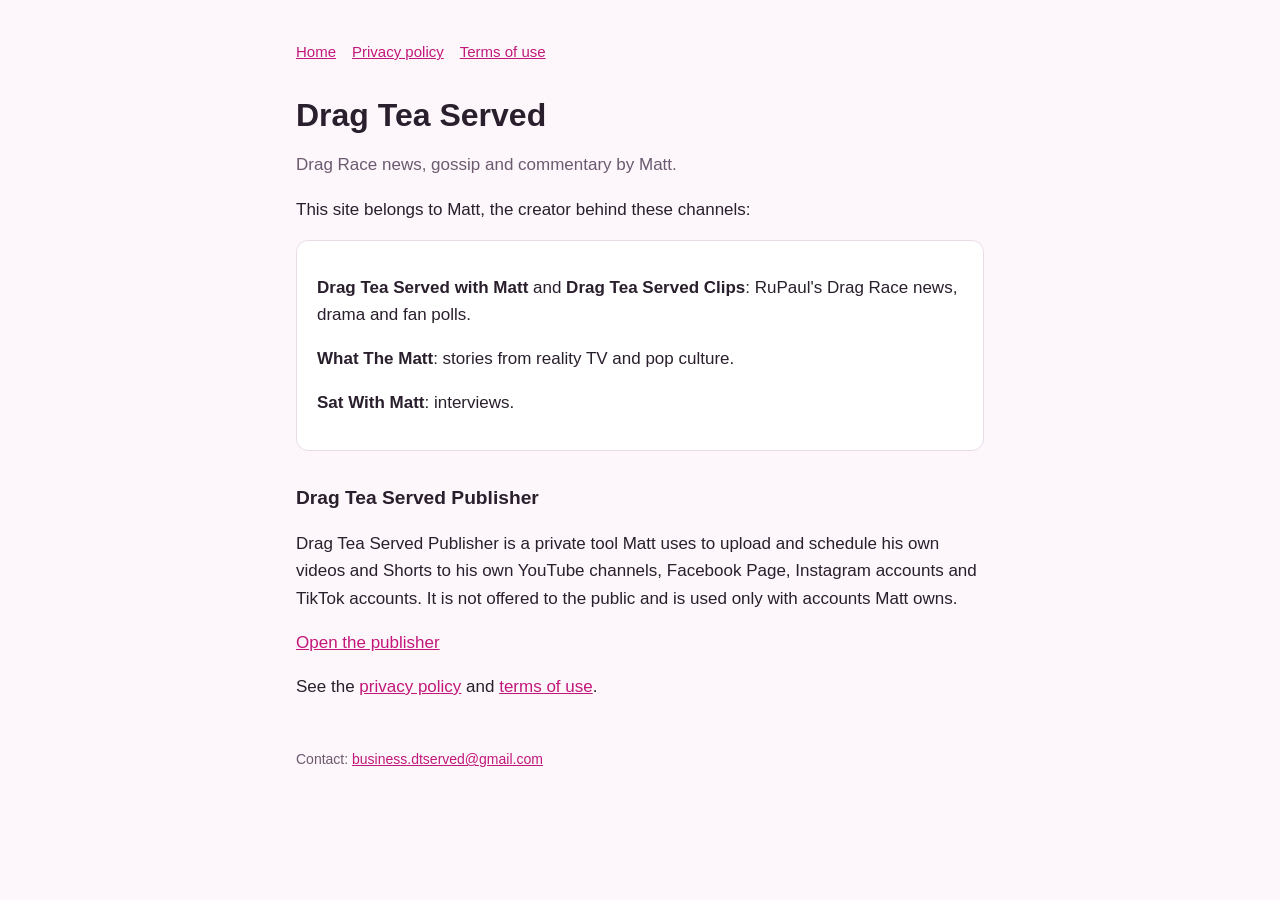
<file: index.html>
<!doctype html>
<html lang="en"><head><meta charset="utf-8"><meta name="robots" content="noindex"><meta name="viewport" content="width=device-width,initial-scale=1"><title>Drag Tea Served</title><link rel="stylesheet" href="style.css"></head><body><main><nav><a href="./">Home</a><a href="privacy.html">Privacy policy</a><a href="terms.html">Terms of use</a></nav>
<h1>Drag Tea Served</h1>
<p class="muted">Drag Race news, gossip and commentary by Matt.</p>
<p>This site belongs to Matt, the creator behind these channels:</p>
<div class="card">
<p><strong>Drag Tea Served with Matt</strong> and <strong>Drag Tea Served Clips</strong>: RuPaul's Drag Race news, drama and fan polls.</p>
<p><strong>What The Matt</strong>: stories from reality TV and pop culture.</p>
<p><strong>Sat With Matt</strong>: interviews.</p>
</div>
<h2>Drag Tea Served Publisher</h2>
<p>Drag Tea Served Publisher is a private tool Matt uses to upload and schedule his own videos and Shorts to his own
YouTube channels, Facebook Page, Instagram accounts and TikTok accounts. It is not offered to the public and is used
only with accounts Matt owns.</p>
<p><a href="publisher/">Open the publisher</a></p>
<p>See the <a href="privacy.html">privacy policy</a> and <a href="terms.html">terms of use</a>.</p>
<footer>Contact: <a href="mailto:business.dtserved@gmail.com">business.dtserved@gmail.com</a></footer></main></body></html>
</file>
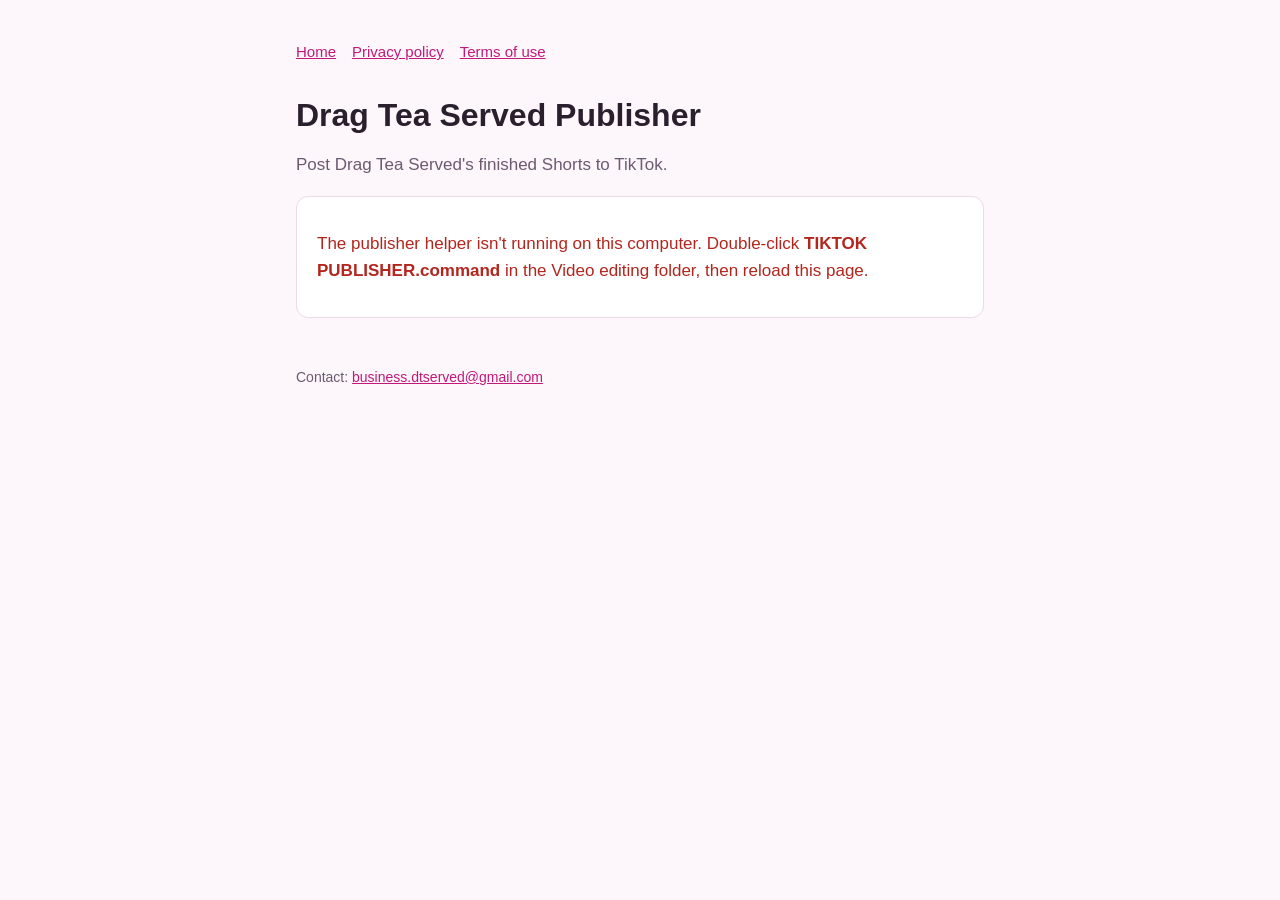
<file: publisher/index.html>
<!doctype html>
<html lang="en">
<head>
<meta charset="utf-8">
<meta name="viewport" content="width=device-width,initial-scale=1">
<meta name="robots" content="noindex">
<title>Drag Tea Served Publisher</title>
<link rel="stylesheet" href="../style.css">
<style>
  .row{display:flex;gap:12px;align-items:center;flex-wrap:wrap}
  .acct{display:flex;align-items:center;gap:10px;padding:10px 12px;border:1px solid var(--line);border-radius:10px;background:var(--card);cursor:pointer}
  .acct.sel{border-color:var(--accent);box-shadow:0 0 0 2px var(--accent) inset}
  .acct img{width:36px;height:36px;border-radius:50%}
  button,.btn{font:inherit;border:0;border-radius:10px;padding:10px 16px;background:var(--accent);color:#fff;cursor:pointer;text-decoration:none;display:inline-block}
  button.ghost{background:transparent;color:var(--accent);border:1px solid var(--line)}
  button:disabled{opacity:.45;cursor:not-allowed}
  label{display:block;font-weight:600;margin:18px 0 6px}
  select,textarea{width:100%;font:inherit;padding:10px;border-radius:10px;border:1px solid var(--line);background:var(--card);color:var(--fg)}
  textarea{min-height:90px}
  .grid{display:grid;grid-template-columns:minmax(0,220px) minmax(0,1fr);gap:24px}
  @media (max-width:640px){.grid{grid-template-columns:1fr}}
  video{width:100%;max-width:220px;border-radius:12px;background:#000;aspect-ratio:9/16}
  .check{display:flex;align-items:center;gap:8px;font-weight:400;margin:8px 0}
  .check input{width:18px;height:18px}
  .note{font-size:14px;color:var(--muted)}
  .warn{color:#b3261e}
  .ok{color:#1b7f3b}
  .hidden{display:none}
  .sub{margin-left:26px}
</style>
</head>
<body><main>
<nav><a href="../">Home</a><a href="../privacy.html">Privacy policy</a><a href="../terms.html">Terms of use</a></nav>
<h1>Drag Tea Served Publisher</h1>
<p class="muted">Post Drag Tea Served's finished Shorts to TikTok.</p>

<div id="offline" class="card hidden"><p class="warn">The publisher helper isn't running on this computer. Double-click
<strong>TIKTOK PUBLISHER.command</strong> in the Video editing folder, then reload this page.</p></div>
<p id="msg" class="note"></p>

<section id="accounts" class="hidden">
  <h2>1. TikTok account</h2>
  <div id="acctList" class="row"></div>
  <p class="row" style="margin-top:12px"><a id="connect" class="btn" href="#">Connect a TikTok account</a>
  <button id="disconnect" class="ghost hidden">Disconnect selected account</button></p>
</section>

<section id="compose" class="hidden">
  <h2>2. Post a video</h2>
  <p id="creator" class="note"></p>
  <div class="grid">
    <div>
      <label for="video">Video</label>
      <select id="video"></select>
      <p></p><video id="preview" controls playsinline></video>
      <p id="durNote" class="note"></p>
    </div>
    <div>
      <label for="title">Caption</label>
      <textarea id="title" maxlength="2200" placeholder="Write a caption, #hashtags and @mentions"></textarea>

      <label for="privacy">Who can view this video</label>
      <select id="privacy"><option value="" selected disabled>Choose who can view this video</option></select>

      <label>Allow users to</label>
      <div class="check"><input type="checkbox" id="comment"><span>Comment</span></div>
      <div class="check"><input type="checkbox" id="duet"><span>Duet</span></div>
      <div class="check"><input type="checkbox" id="stitch"><span>Stitch</span></div>
      <p id="interactNote" class="note"></p>

      <label>Content disclosure</label>
      <div class="check"><input type="checkbox" id="disclose"><span>Disclose video content</span></div>
      <p class="note sub">Turn on to disclose that this video promotes goods or services in exchange for something of value.</p>
      <div id="discloseOpts" class="sub hidden">
        <div class="check"><input type="checkbox" id="ownBrand"><span>Your brand</span></div>
        <p class="note sub">You are promoting yourself or your own business. This video will be labeled "Promotional content".</p>
        <div class="check"><input type="checkbox" id="branded"><span>Branded content</span></div>
        <p class="note sub">You are promoting another brand or a third party. This video will be labeled "Paid partnership".</p>
        <p id="discloseNote" class="note warn"></p>
      </div>

      <p id="consent" class="note" style="margin-top:20px">By posting, you agree to TikTok's
        <a href="https://www.tiktok.com/legal/page/global/music-usage-confirmation/en" target="_blank" rel="noopener">Music Usage Confirmation</a>.</p>
      <p><button id="post" disabled>Post to TikTok</button></p>
      <p id="postMsg" class="note"></p>
    </div>
  </div>
</section>
<footer>Contact: <a href="mailto:business.dtserved@gmail.com">business.dtserved@gmail.com</a></footer>
</main>
<script>
const H = "http://127.0.0.1:8767";
const $ = id => document.getElementById(id);
let state = {acct: null, info: null, videoDur: 0};

async function api(path, opts) {
  const r = await fetch(H + path, opts);
  return r.json();
}

function msg(t, cls) { $("msg").textContent = t || ""; $("msg").className = "note " + (cls || ""); }

async function load() {
  const q = new URLSearchParams(location.search);
  if (q.get("connected")) msg("Connected: " + q.get("connected"), "ok");
  if (q.get("error")) msg("TikTok sign-in didn't work: " + q.get("error"), "warn");
  let s;
  try { s = await api("/status"); } catch (e) { $("offline").classList.remove("hidden"); return; }
  $("accounts").classList.remove("hidden");
  $("connect").href = H + "/login";
  const list = $("acctList"); list.innerHTML = "";
  if (!s.accounts.length) list.innerHTML = '<p class="note">No TikTok account connected yet.</p>';
  s.accounts.forEach(a => {
    const d = document.createElement("div");
    d.className = "acct"; d.innerHTML = `<img alt="" src="${a.avatar_url || ""}"><span><strong>${a.display_name || "TikTok account"}</strong>${a.username ? "<br><span class='note'>@" + a.username + "</span>" : ""}</span>`;
    d.onclick = () => choose(a, d);
    list.appendChild(d);
  });
  if (s.accounts.length === 1) choose(s.accounts[0], list.firstChild);
}

async function choose(a, el) {
  document.querySelectorAll(".acct").forEach(x => x.classList.remove("sel"));
  el.classList.add("sel"); state.acct = a;
  $("disconnect").classList.remove("hidden");
  $("compose").classList.remove("hidden");
  $("creator").textContent = "Checking the account…";
  const r = await api("/creator_info?open_id=" + encodeURIComponent(a.open_id));
  if (!r.data || (r.error && r.error.code !== "ok")) {
    $("creator").innerHTML = '<span class="warn">TikTok says this account can\'t post right now: ' + ((r.error && r.error.message) || "unknown reason") + ". Please try again later.</span>";
    state.info = null; validate(); return;
  }
  const i = state.info = r.data;
  $("creator").innerHTML = `Posting as <strong>${i.creator_nickname}</strong> (@${i.creator_username}). Videos can be up to ${Math.floor(i.max_video_post_duration_sec / 60)} min ${i.max_video_post_duration_sec % 60} s.`;
  const p = $("privacy"); p.length = 1; p.value = "";
  const names = {PUBLIC_TO_EVERYONE: "Everyone", MUTUAL_FOLLOW_FRIENDS: "Friends", FOLLOWER_OF_CREATOR: "Followers", SELF_ONLY: "Only me"};
  i.privacy_level_options.forEach(o => { const op = new Option(names[o] || o, o); op.dataset.base = names[o] || o; p.add(op); });
  for (const [k, off] of [["comment", i.comment_disabled], ["duet", i.duet_disabled], ["stitch", i.stitch_disabled]]) {
    $(k).checked = false; $(k).disabled = !!off;
  }
  $("interactNote").textContent = [i.comment_disabled && "Comments", i.duet_disabled && "Duet", i.stitch_disabled && "Stitch"].filter(Boolean).join(", ") ? "Turned off in this account's TikTok settings: " + [i.comment_disabled && "Comments", i.duet_disabled && "Duet", i.stitch_disabled && "Stitch"].filter(Boolean).join(", ") : "";
  loadVideos();
}

async function loadVideos() {
  const r = await api("/videos");
  const v = $("video"); v.innerHTML = '<option value="" selected disabled>Choose a video</option>';
  r.videos.forEach(x => v.add(new Option(`${x.name} (${x.mb} MB)`, x.name)));
}

$("video").onchange = () => {
  $("preview").src = H + "/video?name=" + encodeURIComponent($("video").value);
  if (!$("title").value) $("title").value = $("video").value.replace(/\.mp4$/i, "");
};
$("preview").onloadedmetadata = () => {
  state.videoDur = $("preview").duration;
  const max = state.info ? state.info.max_video_post_duration_sec : 1e9;
  $("durNote").textContent = state.videoDur > max ? `This video is ${Math.round(state.videoDur)} s, longer than this account can post (${max} s).` : `${Math.round(state.videoDur)} s`;
  $("durNote").className = "note " + (state.videoDur > max ? "warn" : "");
  validate();
};

function disclosure() {
  const on = $("disclose").checked;
  $("discloseOpts").classList.toggle("hidden", !on);
  if (!on) { $("ownBrand").checked = false; $("branded").checked = false; }
  const branded = $("branded").checked, own = $("ownBrand").checked;
  // branded content can't be private
  [...$("privacy").options].forEach(o => {
    if (o.value === "SELF_ONLY") { o.disabled = branded; o.textContent = o.dataset.base + (branded ? " (not available for branded content)" : ""); }
  });
  if (branded && $("privacy").value === "SELF_ONLY") $("privacy").value = "";
  $("discloseNote").textContent = on && !branded && !own ? "You need to indicate if your content promotes yourself, a third party, or both." : "";
  const label = branded ? "Paid partnership" : own ? "Promotional content" : "";
  $("consent").innerHTML = "By posting, you agree to TikTok's " + (branded ? '<a href="https://www.tiktok.com/legal/page/global/bc-policy/en" target="_blank" rel="noopener">Branded Content Policy</a> and ' : "") +
    '<a href="https://www.tiktok.com/legal/page/global/music-usage-confirmation/en" target="_blank" rel="noopener">Music Usage Confirmation</a>.' + (label ? ` Your video will be labeled "${label}".` : "");
  validate();
}
["disclose", "ownBrand", "branded"].forEach(id => $(id).onchange = disclosure);
["privacy", "title"].forEach(id => $(id).oninput = validate);

function validate() {
  const max = state.info ? state.info.max_video_post_duration_sec : 0;
  const ok = state.info && $("video").value && $("privacy").value && state.videoDur && state.videoDur <= max &&
    (!$("disclose").checked || $("ownBrand").checked || $("branded").checked);
  $("post").disabled = !ok;
}

$("post").onclick = async () => {
  $("post").disabled = true; $("postMsg").className = "note"; $("postMsg").textContent = "Uploading to TikTok…";
  const r = await api("/post", {method: "POST", headers: {"Content-Type": "application/json"}, body: JSON.stringify({
    open_id: state.acct.open_id, video: $("video").value, title: $("title").value, privacy_level: $("privacy").value,
    disable_comment: !$("comment").checked, disable_duet: !$("duet").checked, disable_stitch: !$("stitch").checked,
    brand_content_toggle: $("branded").checked, brand_organic_toggle: $("ownBrand").checked})});
  if (!r.data || !r.data.publish_id) { $("postMsg").className = "note warn"; const plain = {unaudited_client_can_only_post_to_private_accounts: "Until TikTok approves this app, it can only post to TikTok accounts set to Private.",
      spam_risk_too_many_posts: "This account has reached TikTok's daily posting limit. Try again tomorrow.",
      spam_risk_user_banned_from_posting: "TikTok isn't letting this account post right now.",
      privacy_level_option_mismatch: "That 'who can view' choice isn't available for this account."};
    $("postMsg").textContent = "TikTok didn't accept it: " + ((r.error && (plain[r.error.code] || r.error.message)) || JSON.stringify(r)); validate(); return; }
  $("postMsg").textContent = "Sent. TikTok is processing it: it can take a few minutes to appear on your profile.";
  for (let n = 0; n < 40; n++) {
    await new Promise(res => setTimeout(res, 5000));
    const s = await api(`/post_status?open_id=${encodeURIComponent(state.acct.open_id)}&publish_id=${encodeURIComponent(r.data.publish_id)}`);
    const st = s.data && s.data.status;
    if (st === "PUBLISH_COMPLETE") { $("postMsg").className = "note ok"; $("postMsg").textContent = "Posted to TikTok."; break; }
    if (st === "FAILED") { $("postMsg").className = "note warn"; $("postMsg").textContent = "TikTok couldn't post it: " + (s.data.fail_reason || "unknown reason"); break; }
    $("postMsg").textContent = "TikTok is processing it (" + (st || "waiting") + "). It can take a few minutes to appear on your profile.";
  }
  validate();
};

$("disconnect").onclick = async () => {
  if (!state.acct || !confirm("Disconnect " + state.acct.display_name + "?")) return;
  await api("/logout?open_id=" + encodeURIComponent(state.acct.open_id)); location.search = "";
};

load();
</script>
</body></html>
</file>
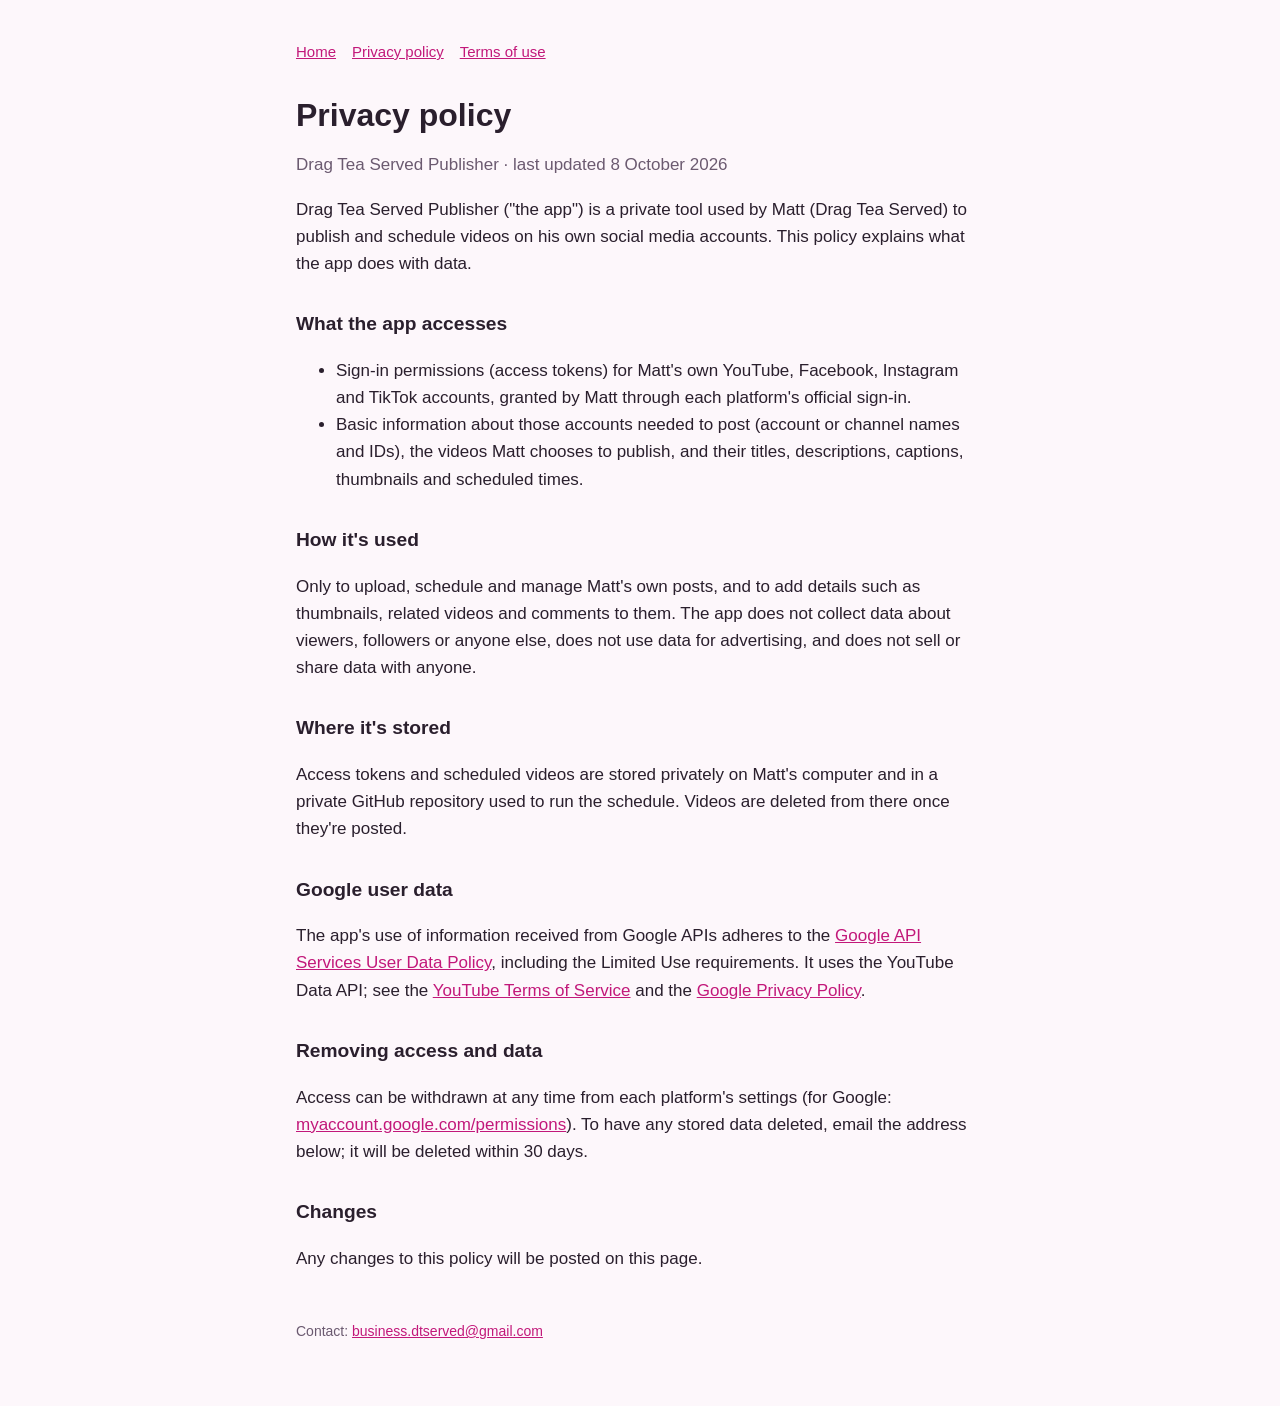
<file: privacy.html>
<!doctype html>
<html lang="en"><head><meta charset="utf-8"><meta name="robots" content="noindex"><meta name="viewport" content="width=device-width,initial-scale=1"><title>Privacy Policy</title><link rel="stylesheet" href="style.css"></head><body><main><nav><a href="./">Home</a><a href="privacy.html">Privacy policy</a><a href="terms.html">Terms of use</a></nav>
<h1>Privacy policy</h1>
<p class="muted">Drag Tea Served Publisher · last updated 8 October 2026</p>
<p>Drag Tea Served Publisher ("the app") is a private tool used by Matt (Drag Tea Served) to publish and schedule videos
on his own social media accounts. This policy explains what the app does with data.</p>
<h2>What the app accesses</h2>
<ul>
<li>Sign-in permissions (access tokens) for Matt's own YouTube, Facebook, Instagram and TikTok accounts, granted by Matt
through each platform's official sign-in.</li>
<li>Basic information about those accounts needed to post (account or channel names and IDs), the videos Matt chooses
to publish, and their titles, descriptions, captions, thumbnails and scheduled times.</li>
</ul>
<h2>How it's used</h2>
<p>Only to upload, schedule and manage Matt's own posts, and to add details such as thumbnails, related videos and
comments to them. The app does not collect data about viewers, followers or anyone else, does not use data for
advertising, and does not sell or share data with anyone.</p>
<h2>Where it's stored</h2>
<p>Access tokens and scheduled videos are stored privately on Matt's computer and in a private GitHub repository used to
run the schedule. Videos are deleted from there once they're posted.</p>
<h2>Google user data</h2>
<p>The app's use of information received from Google APIs adheres to the
<a href="https://developers.google.com/terms/api-services-user-data-policy">Google API Services User Data Policy</a>,
including the Limited Use requirements. It uses the YouTube Data API; see the
<a href="https://www.youtube.com/t/terms">YouTube Terms of Service</a> and the
<a href="https://policies.google.com/privacy">Google Privacy Policy</a>.</p>
<h2>Removing access and data</h2>
<p>Access can be withdrawn at any time from each platform's settings (for Google:
<a href="https://myaccount.google.com/permissions">myaccount.google.com/permissions</a>). To have any stored data deleted,
email the address below; it will be deleted within 30 days.</p>
<h2>Changes</h2>
<p>Any changes to this policy will be posted on this page.</p>
<footer>Contact: <a href="mailto:business.dtserved@gmail.com">business.dtserved@gmail.com</a></footer></main></body></html>
</file>
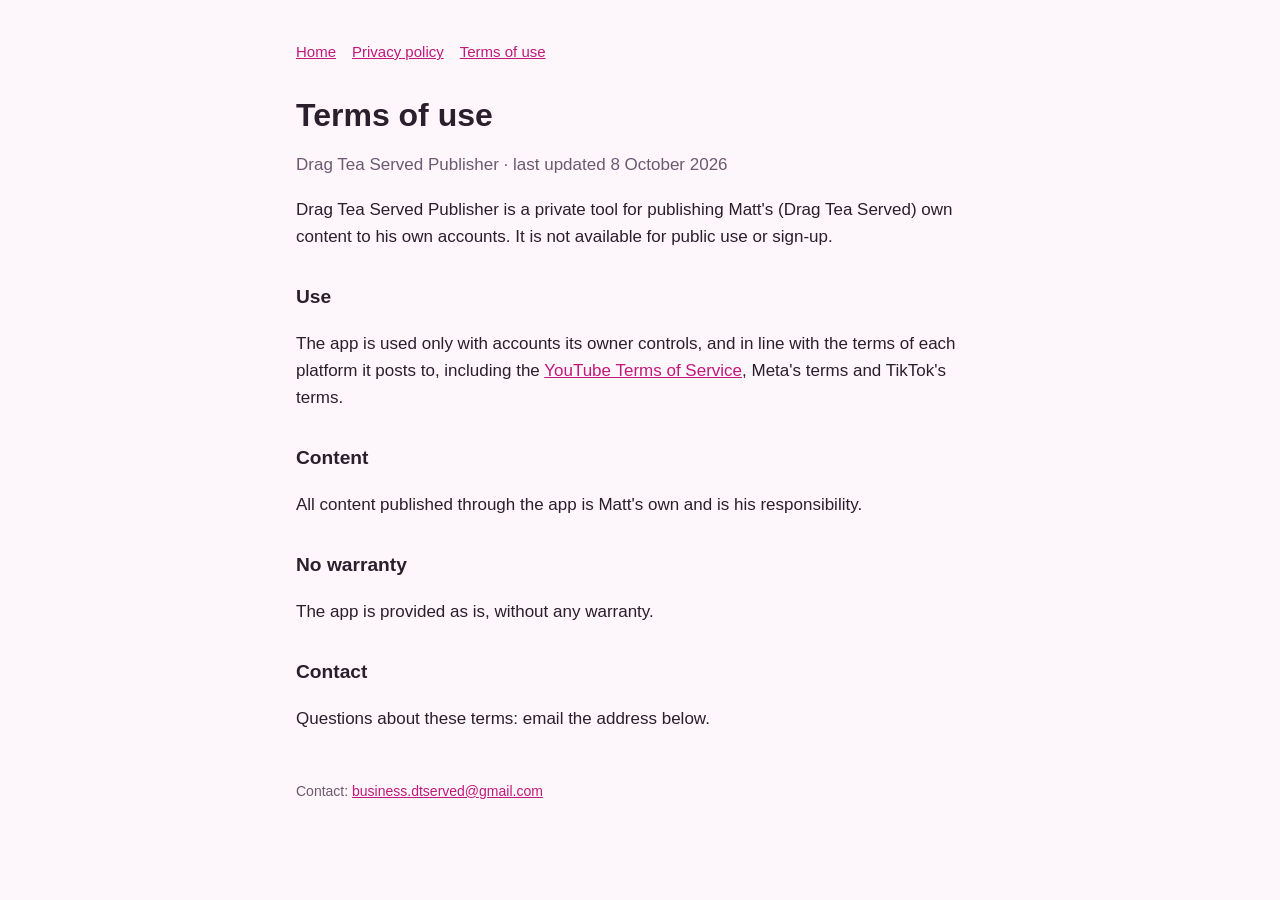
<file: terms.html>
<!doctype html>
<html lang="en"><head><meta charset="utf-8"><meta name="robots" content="noindex"><meta name="viewport" content="width=device-width,initial-scale=1"><title>Terms of Use</title><link rel="stylesheet" href="style.css"></head><body><main><nav><a href="./">Home</a><a href="privacy.html">Privacy policy</a><a href="terms.html">Terms of use</a></nav>
<h1>Terms of use</h1>
<p class="muted">Drag Tea Served Publisher · last updated 8 October 2026</p>
<p>Drag Tea Served Publisher is a private tool for publishing Matt's (Drag Tea Served) own content to his own accounts.
It is not available for public use or sign-up.</p>
<h2>Use</h2>
<p>The app is used only with accounts its owner controls, and in line with the terms of each platform it posts to,
including the <a href="https://www.youtube.com/t/terms">YouTube Terms of Service</a>, Meta's terms and TikTok's terms.</p>
<h2>Content</h2>
<p>All content published through the app is Matt's own and is his responsibility.</p>
<h2>No warranty</h2>
<p>The app is provided as is, without any warranty.</p>
<h2>Contact</h2>
<p>Questions about these terms: email the address below.</p>
<footer>Contact: <a href="mailto:business.dtserved@gmail.com">business.dtserved@gmail.com</a></footer></main></body></html>
</file>
<file: style.css>
:root{--bg:#fdf7fb;--fg:#2a1f2d;--muted:#6b5a70;--accent:#c2187a;--card:#fff;--line:#eadbe6}
@media (prefers-color-scheme:dark){:root{--bg:#1b141d;--fg:#f3eaf2;--muted:#b9a8bd;--accent:#ff6fb5;--card:#251c28;--line:#3a2d3d}}
*{box-sizing:border-box}body{margin:0;background:var(--bg);color:var(--fg);font:17px/1.6 -apple-system,BlinkMacSystemFont,"Segoe UI",Roboto,sans-serif}
main{max-width:720px;margin:0 auto;padding:40px 16px 64px}h1{font-size:2rem;line-height:1.2;margin:0 0 8px}h2{font-size:1.2rem;margin:32px 0 8px}
p,li{color:var(--fg)}.muted{color:var(--muted)}a{color:var(--accent)}nav{display:flex;gap:16px;flex-wrap:wrap;margin-bottom:32px;font-size:15px}
.card{background:var(--card);border:1px solid var(--line);border-radius:12px;padding:16px 20px;margin:12px 0}footer{margin-top:48px;font-size:14px;color:var(--muted)}
</file>
